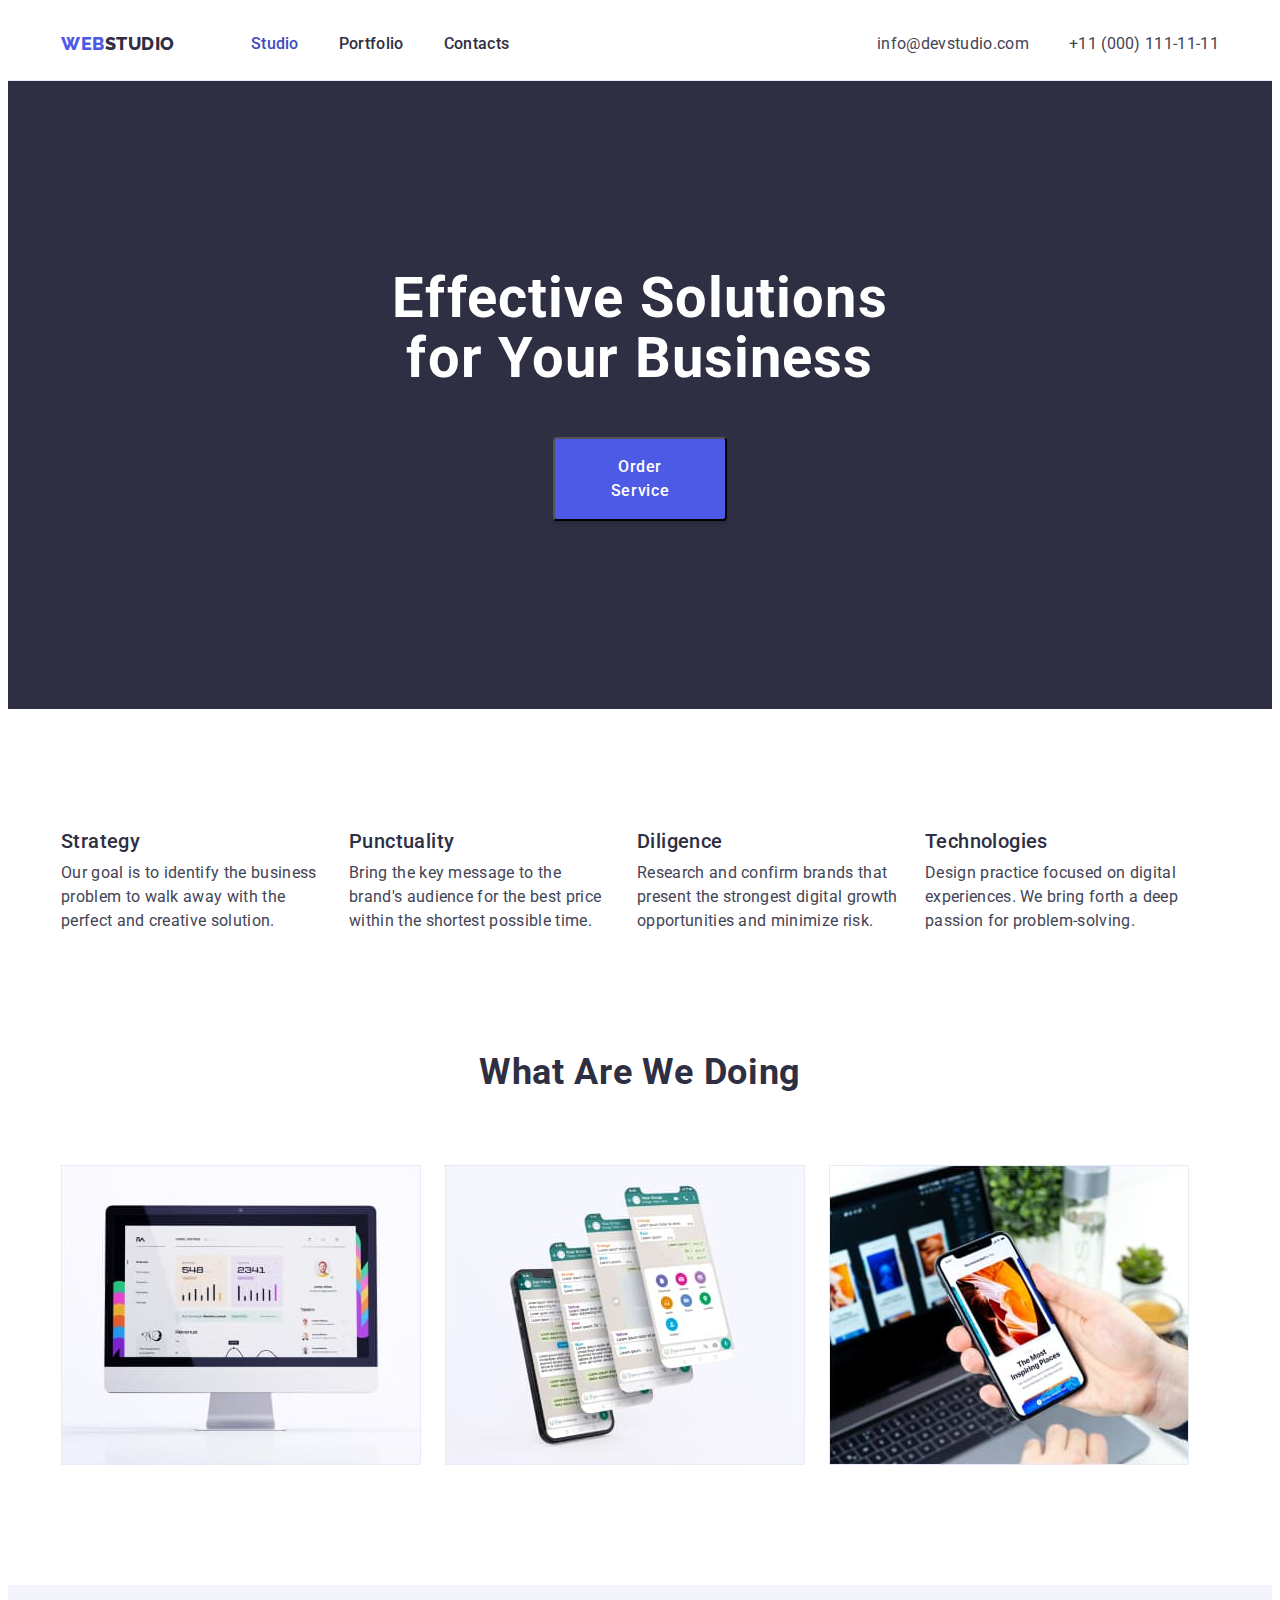
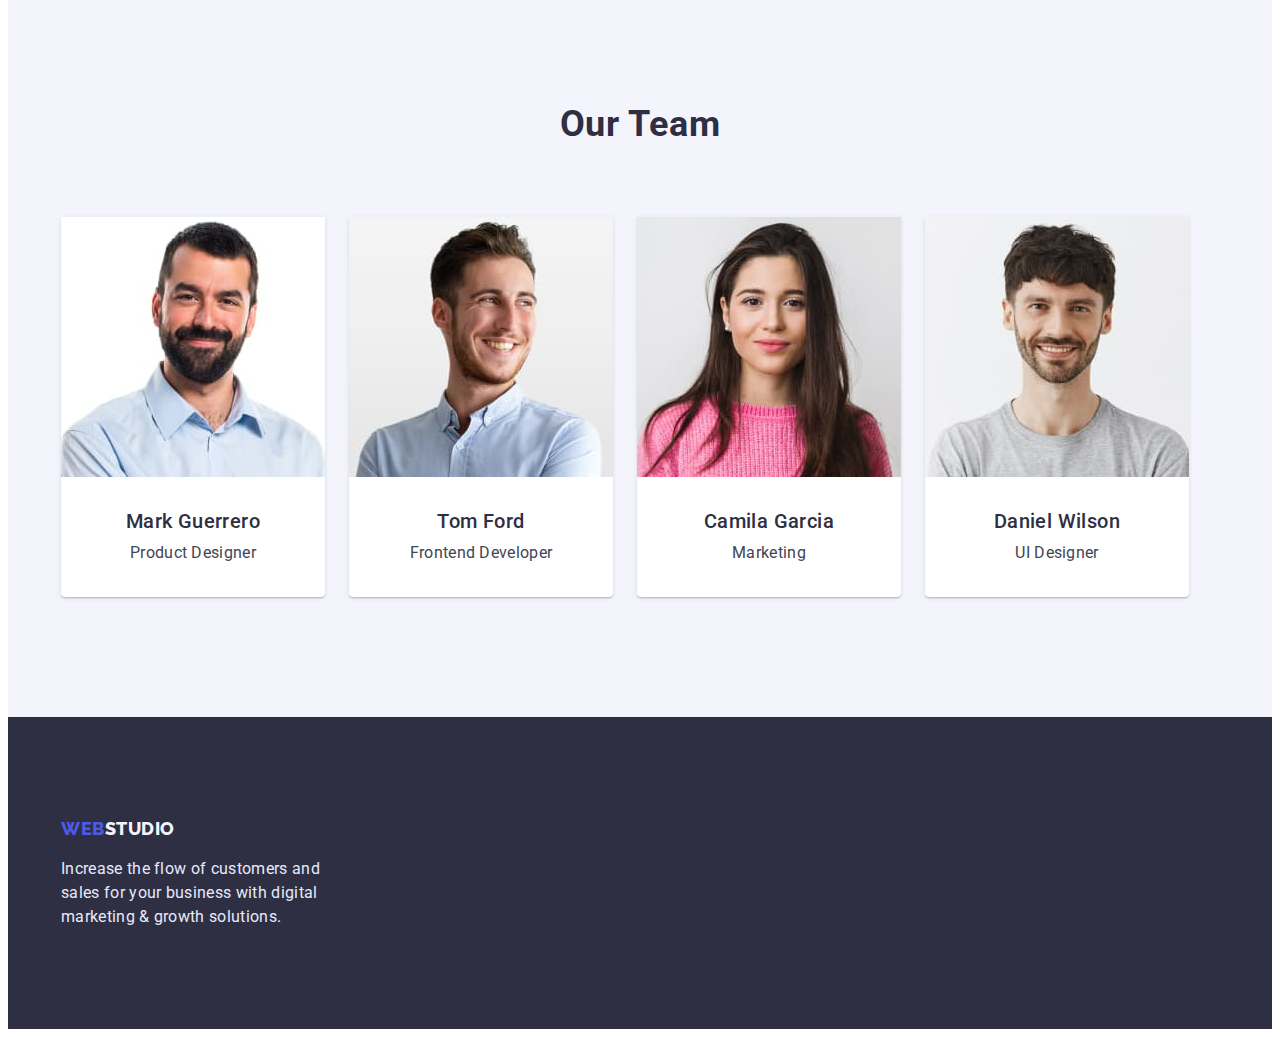
<file: index.html>
<!DOCTYPE html>
<html lang="en">
  <head>
    <meta charset="UTF-8" />
    <meta http-equiv="X-UA-Compatible" content="IE=edge" />
    <meta name="viewport" content="width=device-width, initial-scale=1.0" />
    <title>Studio</title>
    <link rel="preconnect" href="https://fonts.googleapis.com" />
    <link rel="preconnect" href="https://fonts.gstatic.com" crossorigin />
    <link
      href="https://fonts.googleapis.com/css2?family=Raleway:wght@800&family=Roboto:wght@400;500;700;900&display=swap"
      rel="stylesheet"
    />
    <link
      rel="stylesheet"
      href="https://cdnjs.cloudflare.com/ajax/libs/modern-normalize/1.1.0/modern-normalize.min.css"
      integrity="sha512-wpPYUAdjBVSE4KJnH1VR1HeZfpl1ub8YT/NKx4PuQ5NmX2tKuGu6U/JRp5y+Y8XG2tV+wKQpNHVUX03MfMFn9Q=="
      crossorigin="anonymous"
      referrerpolicy="no-referrer"
    />
    <link rel="stylesheet" href="./css/styles.css" />
  </head>
  <body>
    <!--Шапка сайту-->
    <header class="header">
      <!--Список меню-->
      <div class="container header-container">
        <nav class="header-navigation">
          <a class="header-logo logo" href="./index.html"
            >Web<span class="header-logo-text logo-text">Studio</span></a
          >
          <ul class="header-list list">
            <li class="header-item">
              <a class="header-link current" href="./index.html">Studio</a>
            </li>
            <li class="header-item">
              <a class="header-link" href="./portfolio.html">Portfolio</a>
            </li>
            <li class="header-item">
              <a class="header-link" href="">Contacts</a>
            </li>
          </ul>
        </nav>
        <!--Контакти-->
        <address class="address">
          <ul class="address-list list">
            <li class="address-item">
              <a class="address-mail link" href="mailto:info@devstudio.com"
                >info@devstudio.com</a
              >
            </li>
            <li class="address-item">
              <a class="address-tel link" href="tel:+110001111111"
                >+11 (000) 111-11-11</a
              >
            </li>
          </ul>
        </address>
      </div>
    </header>
    <!--Основна частина-->
    <main>
      <!--Секція №1-->
      <section class="hero">
        <div class="container">
          <h1 class="hero-title">Effective Solutions for Your Business</h1>
          <button class="hero-btn btn" type="button">Order Service</button>
        </div>
      </section>
      <!--Секція №2-->
      <section class="about">
        <div class="container">
          <h2 class="visually-hidden">features</h2>
          <ul class="about-list list">
            <li class="about-item">
              <h3 class="about-title">Strategy</h3>
              <p class="about-text">
                Our goal is to identify the business problem to walk away with
                the perfect and creative solution.
              </p>
            </li>
            <li class="about-item">
              <h3 class="about-title">Punctuality</h3>
              <p class="about-text">
                Bring the key message to the brand's audience for the best price
                within the shortest possible time.
              </p>
            </li>
            <li class="about-item">
              <h3 class="about-title">Diligence</h3>
              <p class="about-text">
                Research and confirm brands that present the strongest digital
                growth opportunities and minimize risk.
              </p>
            </li>
            <li class="about-item">
              <h3 class="about-title">Technologies</h3>
              <p class="about-text">
                Design practice focused on digital experiences. We bring forth a
                deep passion for problem-solving.
              </p>
            </li>
          </ul>
        </div>
      </section>
      <!--Секція №3-->
      <section class="projects">
        <div class="container">
          <h2 class="projects-title title">What are we doing</h2>
          <ul class="projects-list list">
            <li class="projects-item">
              <img src="./images/img_1.jpg" alt="monitor" width="360" />
            </li>
            <li class="projects-item">
              <img src="./images/img_2.jpg" alt="messenger" width="360" />
            </li>
            <li class="projects-item">
              <img src="./images/img_3.jpg" alt="phone" width="360" />
            </li>
          </ul>
        </div>
      </section>
      <!--Секція №4-->
      <section class="team">
        <div class="container">
          <h2 class="team-title title">Our Team</h2>
          <ul class="team-list list">
            <li class="team-item">
              <img
                src="./images/img_4.jpg"
                alt="Product Designer"
                width="264"
              />
              <div class="team-card-content-wrapper">
                <h3 class="team-item-title">Mark Guerrero</h3>
                <p class="team-text">Product Designer</p>
              </div>
            </li>
            <li class="team-item">
              <img
                src="./images/img_5.jpg"
                alt="Frontend Developer"
                width="264"
              />
              <div class="team-card-content-wrapper">
                <h3 class="team-item-title">Tom Ford</h3>
                <p class="team-text">Frontend Developer</p>
              </div>
            </li>
            <li class="team-item">
              <img src="./images/img_6.jpg" alt="Marketing" width="264" />
              <div class="team-card-content-wrapper">
                <h3 class="team-item-title">Camila Garcia</h3>
                <p class="team-text">Marketing</p>
              </div>
            </li>
            <li class="team-item">
              <img src="./images/img_7.jpg" alt="UI Designer" width="264" />
              <div class="team-card-content-wrapper">
                <h3 class="team-item-title">Daniel Wilson</h3>
                <p class="team-text">UI Designer</p>
              </div>
            </li>
          </ul>
        </div>
      </section>
    </main>
    <footer class="footer">
      <div class="container">
        <a class="footer-logo logo" href="./index.html"
          >Web<span class="footer-logo-text logo-text">Studio</span></a
        >
        <p class="footer-text">
          Increase the flow of customers and sales for your business with
          digital marketing & growth solutions.
        </p>
      </div>
    </footer>
  </body>
</html>
</file>
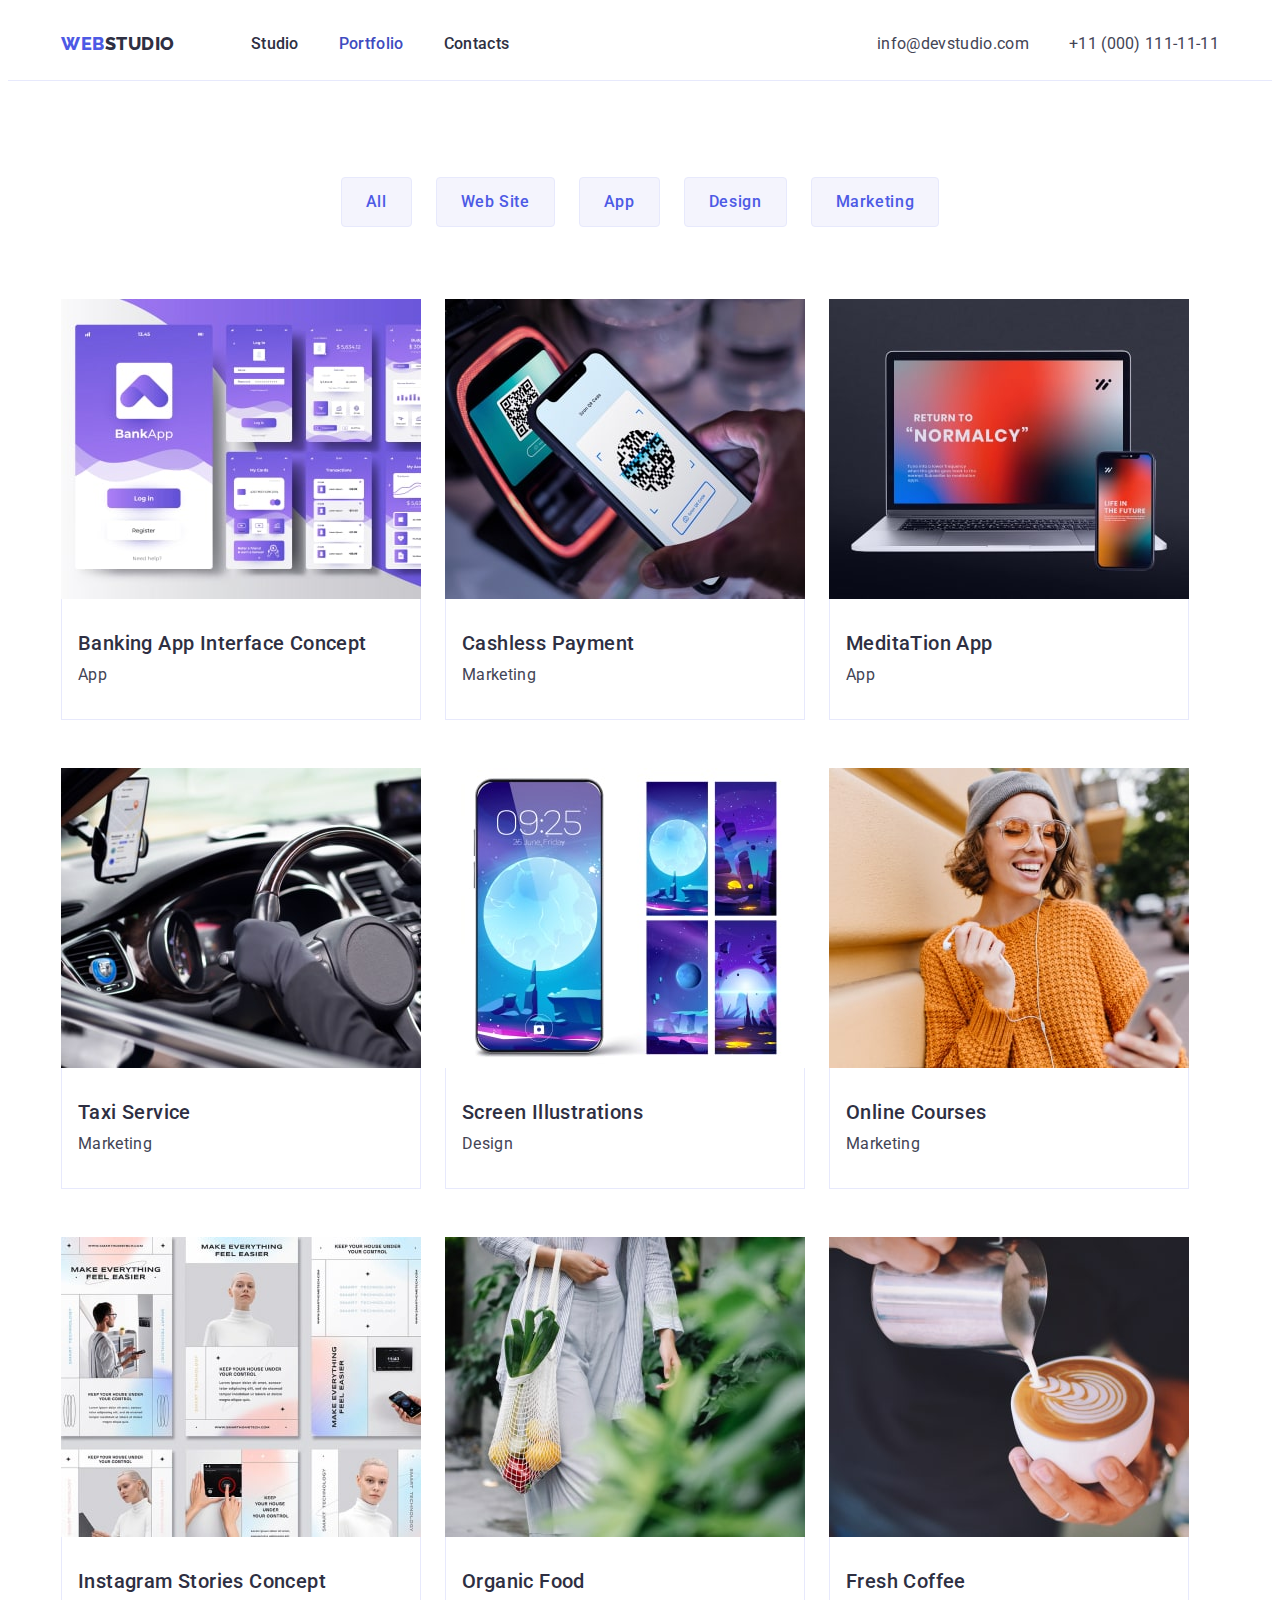
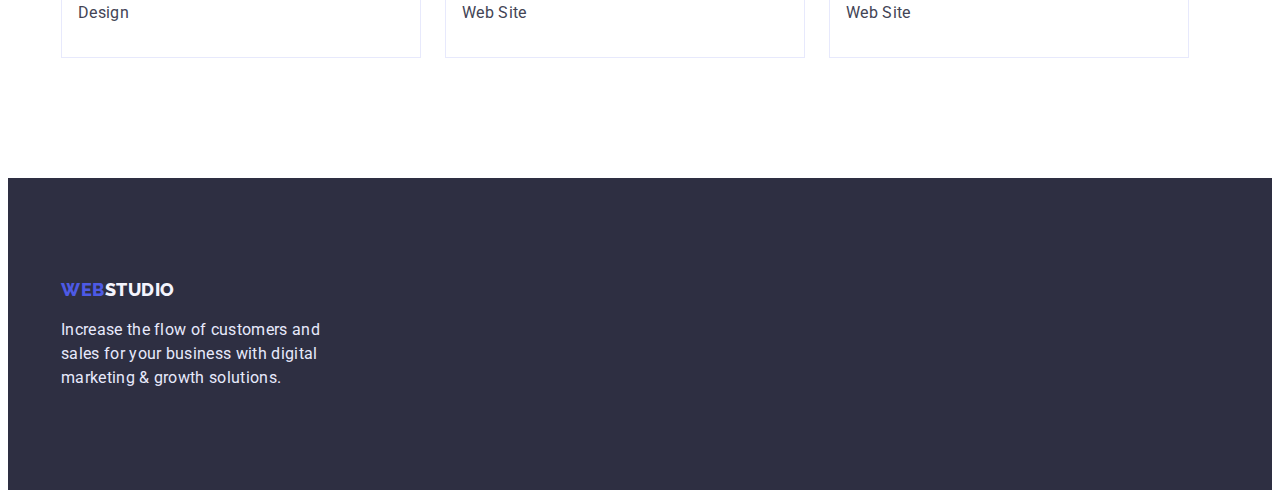
<file: portfolio.html>
<!DOCTYPE html>
<html lang="en">
  <head>
    <meta charset="UTF-8" />
    <meta http-equiv="X-UA-Compatible" content="IE=edge" />
    <meta name="viewport" content="width=device-width, initial-scale=1.0" />
    <title>Studio</title>
    <link rel="preconnect" href="https://fonts.googleapis.com" />
    <link rel="preconnect" href="https://fonts.gstatic.com" crossorigin />
    <link
      href="https://fonts.googleapis.com/css2?family=Raleway:wght@800&family=Roboto:wght@400;500;700;900&display=swap"
      rel="stylesheet"
    />
    <link
      rel="stylesheet"
      href="https://cdnjs.cloudflare.com/ajax/libs/modern-normalize/1.1.0/modern-normalize.min.css"
      integrity="sha512-wpPYUAdjBVSE4KJnH1VR1HeZfpl1ub8YT/NKx4PuQ5NmX2tKuGu6U/JRp5y+Y8XG2tV+wKQpNHVUX03MfMFn9Q=="
      crossorigin="anonymous"
      referrerpolicy="no-referrer"
    />
    <link rel="stylesheet" href="./css/styles.css" />
  </head>
  <body>
    <!--Шапка сайту-->
    <header class="header">
      <!--Список меню-->
      <div class="container header-container">
        <nav class="header-navigation">
          <a class="header-logo logo" href="./index.html"
            >Web<span class="header-logo-text logo-text">Studio</span></a
          >
          <ul class="header-list list">
            <li class="header-item">
              <a class="header-link" href="./index.html">Studio</a>
            </li>
            <li class="header-item">
              <a class="header-link current" href="./portfolio.html"
                >Portfolio</a
              >
            </li>
            <li class="header-item">
              <a class="header-link" href="">Contacts</a>
            </li>
          </ul>
        </nav>
        <!--Контакти-->
        <address class="address">
          <ul class="address-list list">
            <li class="address-item">
              <a class="address-mail link" href="mailto:info@devstudio.com"
                >info@devstudio.com</a
              >
            </li>
            <li class="address-item">
              <a class="address-tel link" href="tel:+110001111111"
                >+11 (000) 111-11-11</a
              >
            </li>
          </ul>
        </address>
      </div>
    </header>
    <!--Основна частина-->
    <main>
      <section class="examples">
        <div class="container">
          <h1 class="visually-hidden">Examples of works</h1>
          <ul class="examples-list list">
            <li class="examples-item">
              <button class="examples-btn btn" type="button">All</button>
            </li>
            <li class="examples-item">
              <button class="examples-btn btn" type="button">Web Site</button>
            </li>
            <li class="examples-item">
              <button class="examples-btn btn" type="button">App</button>
            </li>
            <li class="examples-item">
              <button class="examples-btn btn" type="button">Design</button>
            </li>
            <li class="examples-item">
              <button class="examples-btn btn" type="button">Marketing</button>
            </li>
          </ul>
          <ul class="galery-list list">
            <li class="galery-item">
              <img src="./images/portfolio1.jpg" alt="gallery" width="360" />
              <div class="galery-card-content-wrapper">
                <h2 class="galery-title">Banking App Interface Concept</h2>
                <p class="galery-text">App</p>
              </div>
            </li>
            <li class="galery-item">
              <img src="./images/portfolio2.jpg" alt="gallery" width="360" />
              <div class="galery-card-content-wrapper">
                <h2 class="galery-title">Cashless Payment</h2>
                <p class="galery-text">Marketing</p>
              </div>
            </li>
            <li class="galery-item">
              <img src="./images/portfolio3.jpg" alt="gallery" width="360" />
              <div class="galery-card-content-wrapper">
                <h2 class="galery-title">MeditaTion App</h2>
                <p class="galery-text">App</p>
              </div>
            </li>
            <li class="galery-item">
              <img src="./images/portfolio4.jpg" alt="gallery" width="360" />
              <div class="galery-card-content-wrapper">
                <h2 class="galery-title">Taxi Service</h2>
                <p class="galery-text">Marketing</p>
              </div>
            </li>
            <li class="galery-item">
              <img src="./images/portfolio5.jpg" alt="gallery" width="360" />
              <div class="galery-card-content-wrapper">
                <h2 class="galery-title">Screen Illustrations</h2>
                <p class="galery-text">Design</p>
              </div>
            </li>
            <li class="galery-item">
              <img src="./images/portfolio6.jpg" alt="gallery" width="360" />
              <div class="galery-card-content-wrapper">
                <h2 class="galery-title">Online Courses</h2>
                <p class="galery-text">Marketing</p>
              </div>
            </li>
            <li class="galery-item">
              <img src="./images/portfolio7.jpg" alt="gallery" width="360" />
              <div class="galery-card-content-wrapper">
                <h2 class="galery-title">Instagram Stories Concept</h2>
                <p class="galery-text">Design</p>
              </div>
            </li>
            <li class="galery-item">
              <img src="./images/portfolio8.jpg" alt="gallery" width="360" />
              <div class="galery-card-content-wrapper">
                <h2 class="galery-title">Organic Food</h2>
                <p class="galery-text">Web Site</p>
              </div>
            </li>
            <li class="galery-item">
              <img src="./images/portfolio9.jpg" alt="gallery" width="360" />
              <div class="galery-card-content-wrapper">
                <h2 class="galery-title">Fresh Coffee</h2>
                <p class="galery-text">Web Site</p>
              </div>
            </li>
          </ul>
        </div>
      </section>
    </main>
    <footer class="footer">
      <div class="container">
        <a class="footer-logo logo" href="./index.html"
          >Web<span class="footer-logo-text logo-text">Studio</span></a
        >
        <p class="footer-text">
          Increase the flow of customers and sales for your business with
          digital marketing & growth solutions.
        </p>
      </div>
    </footer>
  </body>
</html>
</file>
<file: css/styles.css>
:root {
  --primary-text-color: rgba(67, 68, 85, 1);
  --title-text-color: rgba(46, 47, 66, 1);
  --active-color: #404bbf;
  --logo-color: #4d5ae5;
  --logo-text-color: #f4f4fd;
  --hover-color: #404bbf;
  --main-btn-color: #4d5ae5;
  --background-main-btn-color: #f4f4fd;
  --background-second-btn-color: #4d5ae5;
  --hero-color: #ffffff;
  --background-team-color: #f4f4fd;
  --hover-main-btn-color: #ffffff;
  --footer-text-color: #e7e9fc;
  --border-color: #e7e9fc;
  --background-primary-section-color: rgba(46, 47, 66, 1);
}

p,
h1,
h2,
h3,
h4,
h5,
h6 {
  margin: 0;
}

ul {
  margin: 0;
  padding-left: 0;
}

img {
  display: block;
  min-width: 100%;
  height: auto;
}

body {
  font-family: 'Roboto', sans-serif;
  color: var(--primary-text-color);
}
.container {
  width: 100%;
  max-width: 1158px;
  padding-left: 15px;
  padding-right: 15px;
  margin: 0 auto;
  /* outline: 2px solid red; */
}

.link {
  text-decoration: none;
}

.list {
  list-style: none;
  display: flex;
}
.btn {
  font-family: inherit;
  font-weight: 500;
  font-size: 16px;
  line-height: 1.5;
  letter-spacing: 0.04em;
  cursor: pointer;
}
.title {
  font-weight: 700;
  font-size: 36px;
  line-height: 1.11;
  text-align: center;
  letter-spacing: 0.02em;
  text-transform: capitalize;
  color: var(--title-text-color);
}
.logo {
  font-family: 'Raleway', sans-serif;
  font-weight: 800;
  font-size: 18px;
  line-height: 1.33;
  letter-spacing: 0.03em;
  text-transform: uppercase;
  text-decoration: none;
  color: var(--logo-color);
}
.logo-text {
  color: var(--title-text-color);
}
.visually-hidden {
  position: absolute;
  white-space: nowrap;
  width: 1px;
  height: 1px;
  overflow: hidden;
  border: 0;
  padding: 0;
  clip: rect(0 0 0 0);
  clip-path: inset(50%);
  margin: -1px;
}
.header-link:hover,
.header-link:focus,
.header-link.current {
  color: var(--active-color);
}
/*------------------- HEADER----------------- */

.header {
  padding-top: 24px;
  padding-bottom: 24px;
  border-bottom: 1px solid var(--border-color);
}
.header-container {
  display: flex;
}
.header-navigation {
  display: flex;
}
.header-logo {
  margin-right: 76px;
}
.header-logo-text {
}
.header-list {
  /* gap: 40px; */
}
.header-item {
}
.header-item:not(:last-child) {
  margin-right: 40px;
}
.header-link {
  font-weight: 500;
  font-size: 16px;
  line-height: 1.5;
  letter-spacing: 0.02em;
  color: var(--title-text-color);
  text-decoration: none;
}

.header-link:is(:hover, :focus) {
  color: var(--hover-color);
}
.address {
  margin-left: auto;
}
.address-list {
}
.address-item {
  font-style: normal;
  font-size: 16px;
  line-height: 1.5;
  letter-spacing: 0.02em;
}
.address-mail {
  color: var(--primary-text-color);
  margin-right: 40px;
}
.address-mail:is(:hover, :focus) {
  color: var(--hover-color);
}
.address-tel {
  color: var(--primary-text-color);
}

/*------------------- HERO----------------- */
.hero {
  text-align: center;
  background-color: var(--background-primary-section-color);
  padding-top: 188px;
  padding-bottom: 188px;
}
.hero-title {
  width: 496px;
  margin: 0 auto 48px;
  font-weight: 700;
  font-size: 56px;
  line-height: 1.07;
  text-align: center;
  letter-spacing: 0.02em;
  color: var(--hero-color);
}
.hero-btn {
  color: var(--hero-color);
  background: var(--background-second-btn-color);
  box-shadow: 0px 4px 4px rgba(0, 0, 0, 0.15);
  border-radius: 4px;
  width: 174px;
  padding: 16px 32px;
  margin-top: 0;
}
.hero-btn:is(:hover, :focus) {
  background: var(--hover-color);
}

/*------------------- ABOUT----------------- */
.about {
  padding-top: 120px;
  padding-bottom: 120px;
}
.about-list {
}
.about-item {
}
.about-item:not(:last-child) {
  margin-right: 24px;
}
.about-title {
  font-weight: 500;
  font-size: 20px;
  line-height: 1.2;
  letter-spacing: 0.02em;
  color: var(--title-text-color);
  margin-bottom: 8px;
}
.about-text {
  width: 264px;
  line-height: 1.5;
  letter-spacing: 0.02em;
}
/*------------------- PROJECTS----------------- */
.projects {
  padding-bottom: 120px;
}
.projects-title {
  margin-bottom: 72px;
}
.projects-list {
}
.projects-item:not(:last-child) {
  margin-right: 24px;
}
.projects-item {
}
/*------------------- TEAM----------------- */
.team {
  padding-top: 120px;
  padding-bottom: 120px;
  background: var(--background-team-color);
}
.team-title {
  margin-bottom: 72px;
}
.team-list {
  flex-direction: row;
  justify-content: flex-start;
  flex-wrap: wrap;
  column-gap: 24px;
}

.team-item {
  background: #ffffff;
  box-shadow: 0px 1px 6px rgba(46, 47, 66, 0.08),
    0px 1px 1px rgba(46, 47, 66, 0.16), 0px 2px 1px rgba(46, 47, 66, 0.08);
  border-radius: 0px 0px 4px 4px;
}
.team-card-content-wrapper {
  padding-top: 32px;
  padding-bottom: 32px;
}
.team-item-title {
  font-weight: 500;
  font-size: 20px;
  line-height: 1.2;
  letter-spacing: 0.02em;
  text-align: center;
  color: var(--title-text-color);
  margin-bottom: 8px;
}
.team-text {
  line-height: 1.5;
  text-align: center;
  letter-spacing: 0.02em;
}
/*------------------- FOOTER----------------- */
.footer {
  background-color: var(--background-primary-section-color);
  padding-top: 100px;
  padding-bottom: 100px;
}
.footer-logo {
}
.footer-logo-text {
  color: var(--logo-text-color);
}
.footer-text {
  margin-top: 16px;
  width: 264px;
  line-height: 1.5;
  letter-spacing: 0.02em;
  color: var(--footer-text-color);
}
/*------------------- EXAMPLES and GALERY----------------- */
.examples {
  padding-top: 96px;
  padding-bottom: 120px;
}
.examples-list {
  justify-content: center;
  margin-bottom: 72px;
}
/* .examples-list:not(:last-child) {
  margin-right: 24px;
} */

.examples-item {
}
.examples-item:not(:last-child) {
  margin-right: 24px;
}
.examples-btn {
  color: var(--main-btn-color);
  background: var(--background-main-btn-color);
  border: 1px solid var(--border-color);
  border-radius: 4px;
  padding: 12px 24px;
}

.examples-btn:is(:hover, :focus) {
  color: var(--hover-main-btn-color);
  background: var(--hover-color);
}
.galery-list {
  flex-direction: row;
  justify-content: flex-start;
  flex-wrap: wrap;
  row-gap: 48px;
  column-gap: 24px;
}
/* .galery-item:not(:nth-child(3n)) {
  margin-right: 18px;
}
.galery-item:not(:nth-last-child(-n + 3)) {
  margin-bottom: 48px;
} */
.galery-item {
}
.galery-card-content-wrapper {
  border: 1px solid var(--border-color);
  border-top: none;
  padding-top: 32px;
  padding-bottom: 32px;
  padding-left: 16px;
}
.galery-title {
  font-weight: 500;
  font-size: 20px;
  line-height: 1.2;
  letter-spacing: 0.02em;
  margin-bottom: 8px;
  color: var(--title-text-color);
}
.galery-text {
  line-height: 1.5;
  letter-spacing: 0.02em;
}
</file>
